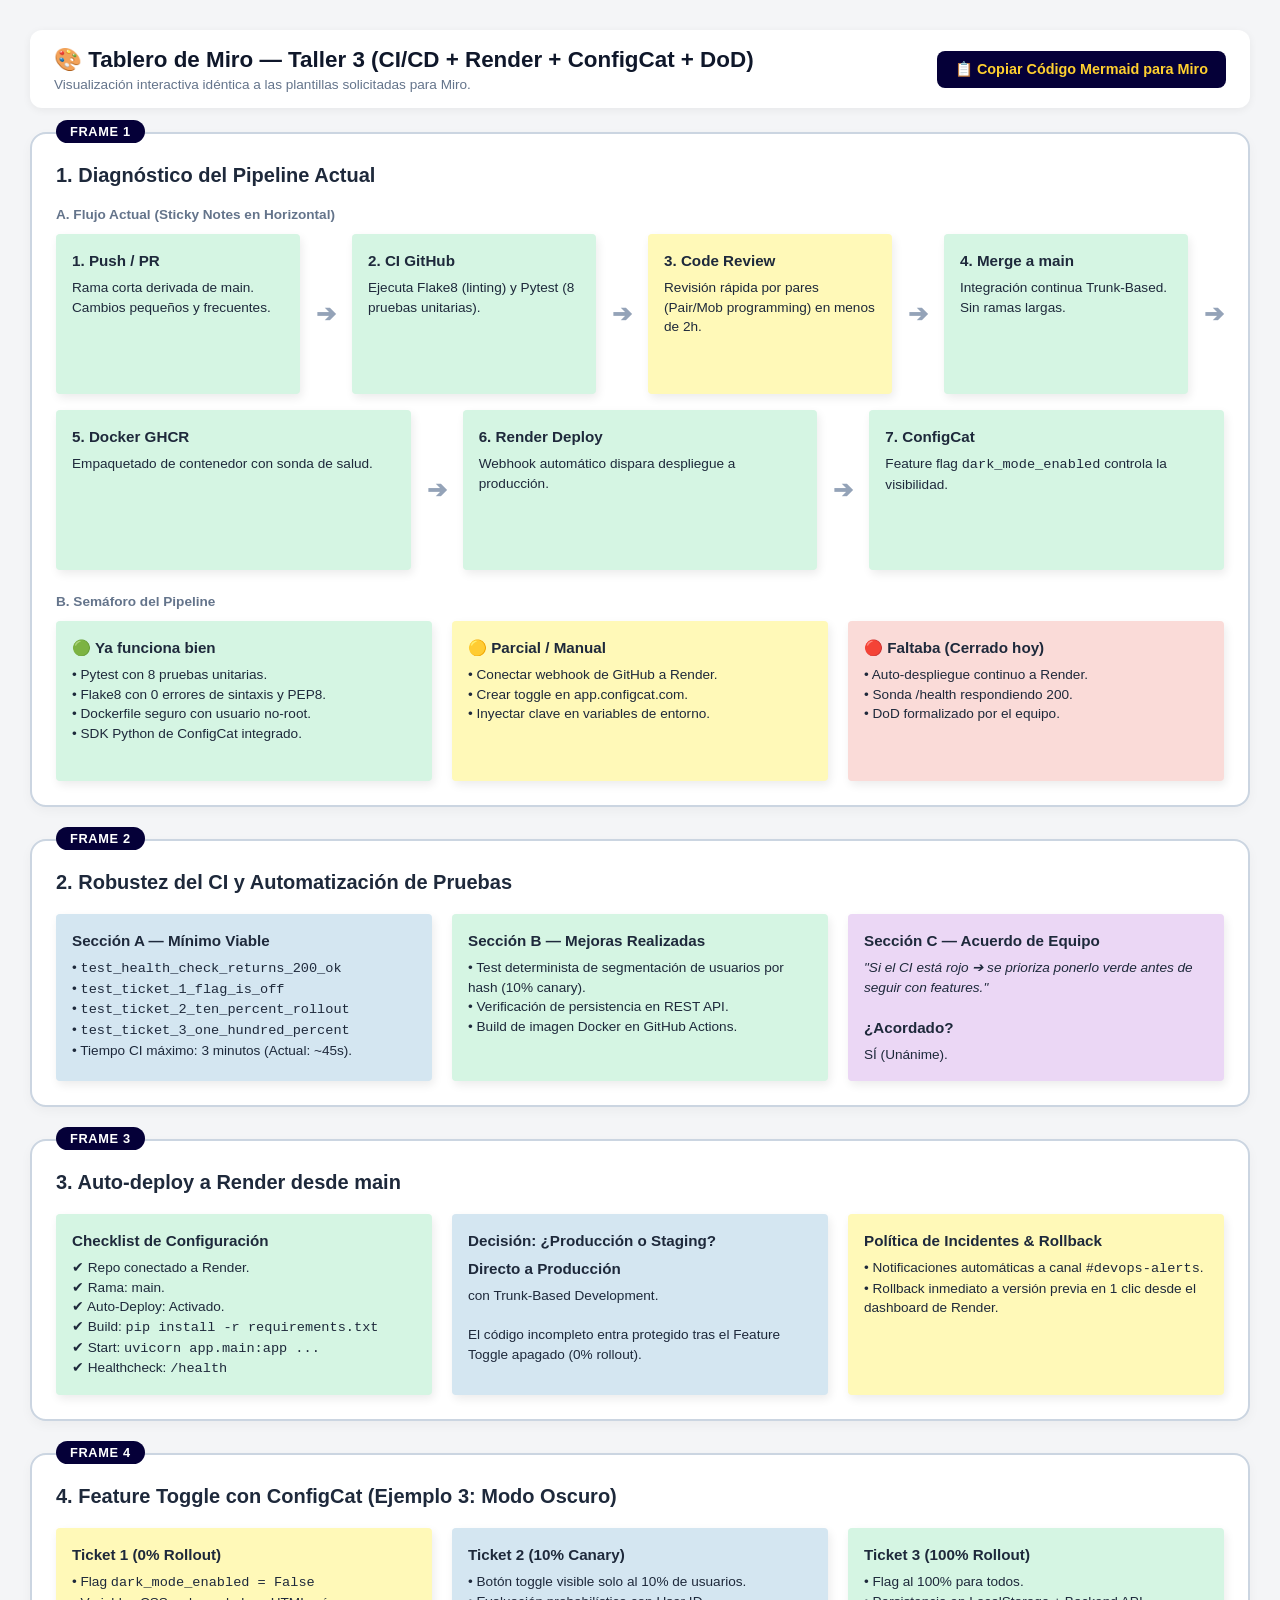
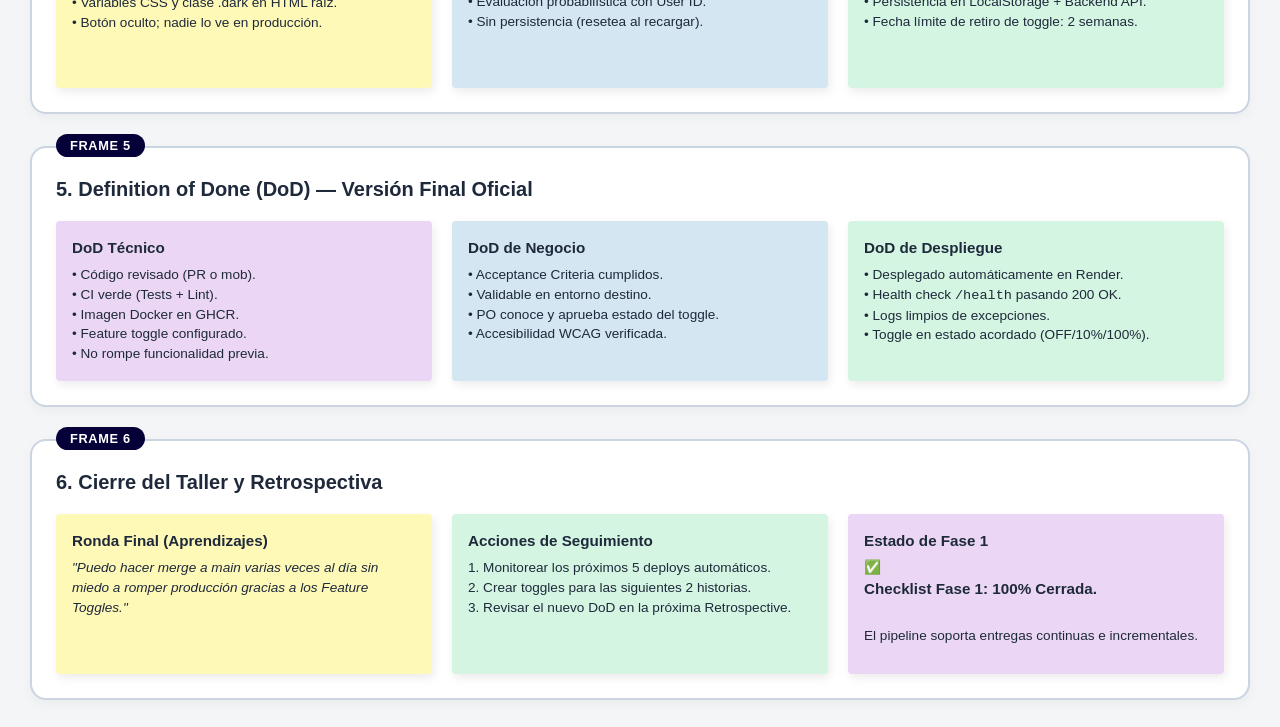
<file: tablero_miro_interactivo.html>
<!DOCTYPE html>
<html lang="es">
<head>
  <meta charset="UTF-8">
  <meta name="viewport" content="width=device-width, initial-scale=1.0">
  <title>Tablero Interactivo Miro — Taller 3: CI/CD, Render, ConfigCat y DoD</title>
  <style>
    :root {
      --miro-yellow: #fff9b8;
      --miro-green: #d5f5e3;
      --miro-red: #fadbd8;
      --miro-blue: #d4e6f1;
      --miro-purple: #ebd7f5;
      --miro-dark-blue: #1a365d;
      --bg-board: #f4f5f7;
      --border-frame: #cbd5e1;
      --text-main: #1e293b;
    }

    * { box-sizing: border-box; margin: 0; padding: 0; }

    body {
      font-family: -apple-system, BlinkMacSystemFont, "Segoe UI", Roboto, Helvetica, Arial, sans-serif;
      background-color: var(--bg-board);
      color: var(--text-main);
      padding: 30px;
    }

    .top-bar {
      display: flex;
      justify-content: space-between;
      align-items: center;
      background: white;
      padding: 16px 24px;
      border-radius: 12px;
      box-shadow: 0 2px 8px rgba(0,0,0,0.06);
      margin-bottom: 24px;
    }

    .top-bar h1 {
      font-size: 1.4rem;
      font-weight: 700;
      color: #0f172a;
    }

    .btn-action {
      background: #050038;
      color: #ffd02f;
      border: none;
      padding: 10px 18px;
      border-radius: 8px;
      font-weight: 600;
      font-size: 0.9rem;
      cursor: pointer;
      display: inline-flex;
      align-items: center;
      gap: 8px;
      transition: transform 0.2s;
    }

    .btn-action:hover {
      transform: scale(1.03);
    }

    .board-container {
      display: flex;
      flex-direction: column;
      gap: 32px;
    }

    .miro-frame {
      background: white;
      border: 2px solid var(--border-frame);
      border-radius: 16px;
      padding: 24px;
      box-shadow: 0 4px 12px rgba(0,0,0,0.04);
      position: relative;
    }

    .frame-tag {
      position: absolute;
      top: -14px;
      left: 24px;
      background: #050038;
      color: white;
      font-weight: 700;
      font-size: 0.8rem;
      padding: 4px 14px;
      border-radius: 20px;
      letter-spacing: 0.05em;
      text-transform: uppercase;
    }

    .frame-title {
      font-size: 1.25rem;
      font-weight: 700;
      margin-bottom: 20px;
      margin-top: 6px;
      color: #1e293b;
    }

    /* Sticky notes layout */
    .sticky-row {
      display: flex;
      flex-wrap: wrap;
      gap: 16px;
      align-items: stretch;
    }

    .sticky-note {
      flex: 1;
      min-width: 200px;
      min-height: 160px;
      padding: 16px;
      border-radius: 4px;
      box-shadow: 2px 4px 10px rgba(0,0,0,0.08);
      font-size: 0.85rem;
      line-height: 1.45;
      position: relative;
      transition: transform 0.2s, box-shadow 0.2s;
    }

    .sticky-note:hover {
      transform: translateY(-4px) rotate(-0.5deg);
      box-shadow: 4px 8px 16px rgba(0,0,0,0.12);
    }

    .sticky-note strong {
      display: block;
      margin-bottom: 6px;
      font-size: 0.95rem;
    }

    .note-green { background-color: var(--miro-green); }
    .note-yellow { background-color: var(--miro-yellow); }
    .note-red { background-color: var(--miro-red); }
    .note-blue { background-color: var(--miro-blue); }
    .note-purple { background-color: var(--miro-purple); }

    .arrow-divider {
      display: flex;
      align-items: center;
      justify-content: center;
      font-size: 1.5rem;
      color: #94a3b8;
      font-weight: bold;
    }

    /* 3 column grid */
    .grid-three {
      display: grid;
      grid-template-columns: repeat(3, 1fr);
      gap: 20px;
    }

    @media (max-width: 900px) {
      .grid-three {
        grid-template-columns: 1fr;
      }
    }

    .column-box {
      border: 1px dashed #cbd5e1;
      border-radius: 8px;
      padding: 16px;
      background: #f8fafc;
    }

    .column-header {
      font-weight: 700;
      font-size: 0.95rem;
      margin-bottom: 12px;
      display: flex;
      align-items: center;
      gap: 8px;
    }

    .toast {
      position: fixed;
      bottom: 24px;
      right: 24px;
      background: #050038;
      color: white;
      padding: 12px 20px;
      border-radius: 8px;
      display: none;
      z-index: 1000;
      font-weight: 600;
    }
  </style>
</head>
<body>

  <div class="top-bar">
    <div>
      <h1>🎨 Tablero de Miro — Taller 3 (CI/CD + Render + ConfigCat + DoD)</h1>
      <p style="color: #64748b; font-size: 0.85rem; margin-top: 4px;">
        Visualización interactiva idéntica a las plantillas solicitadas para Miro.
      </p>
    </div>
    <div style="display: flex; gap: 10px;">
      <button class="btn-action" onclick="copiarMermaid()">
        📋 Copiar Código Mermaid para Miro
      </button>
    </div>
  </div>

  <div class="board-container">

    <!-- FRAME 1: Diagnóstico del Pipeline -->
    <section class="miro-frame">
      <span class="frame-tag">Frame 1</span>
      <h2 class="frame-title">1. Diagnóstico del Pipeline Actual</h2>
      
      <p style="font-size: 0.85rem; color: #64748b; margin-bottom: 12px; font-weight: 600;">
        A. Flujo Actual (Sticky Notes en Horizontal)
      </p>
      <div class="sticky-row" style="margin-bottom: 24px;">
        <div class="sticky-note note-green">
          <strong>1. Push / PR</strong>
          Rama corta derivada de main. Cambios pequeños y frecuentes.
        </div>
        <div class="arrow-divider">➔</div>
        <div class="sticky-note note-green">
          <strong>2. CI GitHub</strong>
          Ejecuta Flake8 (linting) y Pytest (8 pruebas unitarias).
        </div>
        <div class="arrow-divider">➔</div>
        <div class="sticky-note note-yellow">
          <strong>3. Code Review</strong>
          Revisión rápida por pares (Pair/Mob programming) en menos de 2h.
        </div>
        <div class="arrow-divider">➔</div>
        <div class="sticky-note note-green">
          <strong>4. Merge a main</strong>
          Integración continua Trunk-Based. Sin ramas largas.
        </div>
        <div class="arrow-divider">➔</div>
        <div class="sticky-note note-green">
          <strong>5. Docker GHCR</strong>
          Empaquetado de contenedor con sonda de salud.
        </div>
        <div class="arrow-divider">➔</div>
        <div class="sticky-note note-green">
          <strong>6. Render Deploy</strong>
          Webhook automático dispara despliegue a producción.
        </div>
        <div class="arrow-divider">➔</div>
        <div class="sticky-note note-green">
          <strong>7. ConfigCat</strong>
          Feature flag <code>dark_mode_enabled</code> controla la visibilidad.
        </div>
      </div>

      <p style="font-size: 0.85rem; color: #64748b; margin-bottom: 12px; font-weight: 600;">
        B. Semáforo del Pipeline
      </p>
      <div class="grid-three">
        <div class="sticky-note note-green">
          <strong>🟢 Ya funciona bien</strong>
          • Pytest con 8 pruebas unitarias.<br>
          • Flake8 con 0 errores de sintaxis y PEP8.<br>
          • Dockerfile seguro con usuario no-root.<br>
          • SDK Python de ConfigCat integrado.
        </div>
        <div class="sticky-note note-yellow">
          <strong>🟡 Parcial / Manual</strong>
          • Conectar webhook de GitHub a Render.<br>
          • Crear toggle en app.configcat.com.<br>
          • Inyectar clave en variables de entorno.
        </div>
        <div class="sticky-note note-red">
          <strong>🔴 Faltaba (Cerrado hoy)</strong>
          • Auto-despliegue continuo a Render.<br>
          • Sonda /health respondiendo 200.<br>
          • DoD formalizado por el equipo.
        </div>
      </div>
    </section>

    <!-- FRAME 2: Robustez del CI -->
    <section class="miro-frame">
      <span class="frame-tag">Frame 2</span>
      <h2 class="frame-title">2. Robustez del CI y Automatización de Pruebas</h2>
      <div class="grid-three">
        <div class="sticky-note note-blue">
          <strong>Sección A — Mínimo Viable</strong>
          • <code>test_health_check_returns_200_ok</code><br>
          • <code>test_ticket_1_flag_is_off</code><br>
          • <code>test_ticket_2_ten_percent_rollout</code><br>
          • <code>test_ticket_3_one_hundred_percent</code><br>
          • Tiempo CI máximo: 3 minutos (Actual: ~45s).
        </div>
        <div class="sticky-note note-green">
          <strong>Sección B — Mejoras Realizadas</strong>
          • Test determinista de segmentación de usuarios por hash (10% canary).<br>
          • Verificación de persistencia en REST API.<br>
          • Build de imagen Docker en GitHub Actions.
        </div>
        <div class="sticky-note note-purple">
          <strong>Sección C — Acuerdo de Equipo</strong>
          <em>"Si el CI está rojo ➔ se prioriza ponerlo verde antes de seguir con features."</em><br><br>
          <strong>¿Acordado?</strong> SÍ (Unánime).
        </div>
      </div>
    </section>

    <!-- FRAME 3: Auto-deploy a Render -->
    <section class="miro-frame">
      <span class="frame-tag">Frame 3</span>
      <h2 class="frame-title">3. Auto-deploy a Render desde main</h2>
      <div class="grid-three">
        <div class="sticky-note note-green">
          <strong>Checklist de Configuración</strong>
          ✔ Repo conectado a Render.<br>
          ✔ Rama: main.<br>
          ✔ Auto-Deploy: Activado.<br>
          ✔ Build: <code>pip install -r requirements.txt</code><br>
          ✔ Start: <code>uvicorn app.main:app ...</code><br>
          ✔ Healthcheck: <code>/health</code>
        </div>
        <div class="sticky-note note-blue">
          <strong>Decisión: ¿Producción o Staging?</strong>
          <strong>Directo a Producción</strong> con Trunk-Based Development.<br><br>
          El código incompleto entra protegido tras el Feature Toggle apagado (0% rollout).
        </div>
        <div class="sticky-note note-yellow">
          <strong>Política de Incidentes &amp; Rollback</strong>
          • Notificaciones automáticas a canal <code>#devops-alerts</code>.<br>
          • Rollback inmediato a versión previa en 1 clic desde el dashboard de Render.
        </div>
      </div>
    </section>

    <!-- FRAME 4: Feature Toggle ConfigCat (Modo Oscuro) -->
    <section class="miro-frame">
      <span class="frame-tag">Frame 4</span>
      <h2 class="frame-title">4. Feature Toggle con ConfigCat (Ejemplo 3: Modo Oscuro)</h2>
      <div class="grid-three">
        <div class="sticky-note note-yellow">
          <strong>Ticket 1 (0% Rollout)</strong>
          • Flag <code>dark_mode_enabled = False</code><br>
          • Variables CSS y clase .dark en HTML raíz.<br>
          • Botón oculto; nadie lo ve en producción.
        </div>
        <div class="sticky-note note-blue">
          <strong>Ticket 2 (10% Canary)</strong>
          • Botón toggle visible solo al 10% de usuarios.<br>
          • Evaluación probabilística con User ID.<br>
          • Sin persistencia (resetea al recargar).
        </div>
        <div class="sticky-note note-green">
          <strong>Ticket 3 (100% Rollout)</strong>
          • Flag al 100% para todos.<br>
          • Persistencia en LocalStorage + Backend API.<br>
          • Fecha límite de retiro de toggle: 2 semanas.
        </div>
      </div>
    </section>

    <!-- FRAME 5: Definition of Done Final -->
    <section class="miro-frame">
      <span class="frame-tag">Frame 5</span>
      <h2 class="frame-title">5. Definition of Done (DoD) — Versión Final Oficial</h2>
      <div class="grid-three">
        <div class="sticky-note note-purple">
          <strong>DoD Técnico</strong>
          • Código revisado (PR o mob).<br>
          • CI verde (Tests + Lint).<br>
          • Imagen Docker en GHCR.<br>
          • Feature toggle configurado.<br>
          • No rompe funcionalidad previa.
        </div>
        <div class="sticky-note note-blue">
          <strong>DoD de Negocio</strong>
          • Acceptance Criteria cumplidos.<br>
          • Validable en entorno destino.<br>
          • PO conoce y aprueba estado del toggle.<br>
          • Accesibilidad WCAG verificada.
        </div>
        <div class="sticky-note note-green">
          <strong>DoD de Despliegue</strong>
          • Desplegado automáticamente en Render.<br>
          • Health check <code>/health</code> pasando 200 OK.<br>
          • Logs limpios de excepciones.<br>
          • Toggle en estado acordado (OFF/10%/100%).
        </div>
      </div>
    </section>

    <!-- FRAME 6: Cierre del Taller -->
    <section class="miro-frame">
      <span class="frame-tag">Frame 6</span>
      <h2 class="frame-title">6. Cierre del Taller y Retrospectiva</h2>
      <div class="grid-three">
        <div class="sticky-note note-yellow">
          <strong>Ronda Final (Aprendizajes)</strong>
          <em>"Puedo hacer merge a main varias veces al día sin miedo a romper producción gracias a los Feature Toggles."</em>
        </div>
        <div class="sticky-note note-green">
          <strong>Acciones de Seguimiento</strong>
          1. Monitorear los próximos 5 deploys automáticos.<br>
          2. Crear toggles para las siguientes 2 historias.<br>
          3. Revisar el nuevo DoD en la próxima Retrospective.
        </div>
        <div class="sticky-note note-purple">
          <strong>Estado de Fase 1</strong>
          ✅ <strong>Checklist Fase 1: 100% Cerrada.</strong><br>
          El pipeline soporta entregas continuas e incrementales.
        </div>
      </div>
    </section>

  </div>

  <div id="toast" class="toast">¡Código Mermaid copiado al portapapeles! Pégalo en Miro.</div>

  <script>
    const mermaidCode = `graph TD
    subgraph F1["Frame 1: Diagnostico del Pipeline"]
        P1["Push / PR"] --> CI["CI GitHub Actions"]
        CI --> CR["Code Review"]
        CR --> M["Merge a main"]
        M --> D["Docker GHCR"]
        D --> R["Auto-deploy a Render"]
        R --> FT["ConfigCat Feature Toggle"]
    end

    subgraph F2["Frame 2: Robustez del CI"]
        T1["Flake8 (Lint)"]
        T2["Pytest (8 Unit Tests)"]
        T3["Docker Build Verification"]
    end

    subgraph F4["Frame 4: Feature Toggle Modo Oscuro"]
        TK1["Ticket 1: CSS en HTML (Flag OFF 0%)"]
        TK2["Ticket 2: Boton Toggle Canary (10%)"]
        TK3["Ticket 3: Persistencia + Rollout 100%"]
        TK1 --> TK2 --> TK3
    end

    subgraph F5["Frame 5: Definition of Done"]
        DOD_T["DoD Tecnico: CI Verde + Docker + Toggles"]
        DOD_B["DoD Negocio: AC Cumplidos + PO Aprueba"]
        DOD_D["DoD Despliegue: Render Auto + Healthcheck 200"]
    end`;

    function copiarMermaid() {
      navigator.clipboard.writeText(mermaidCode).then(() => {
        const t = document.getElementById('toast');
        t.style.display = 'block';
        setTimeout(() => { t.style.display = 'none'; }, 3500);
      });
    }
  </script>
</body>
</html>
</file>
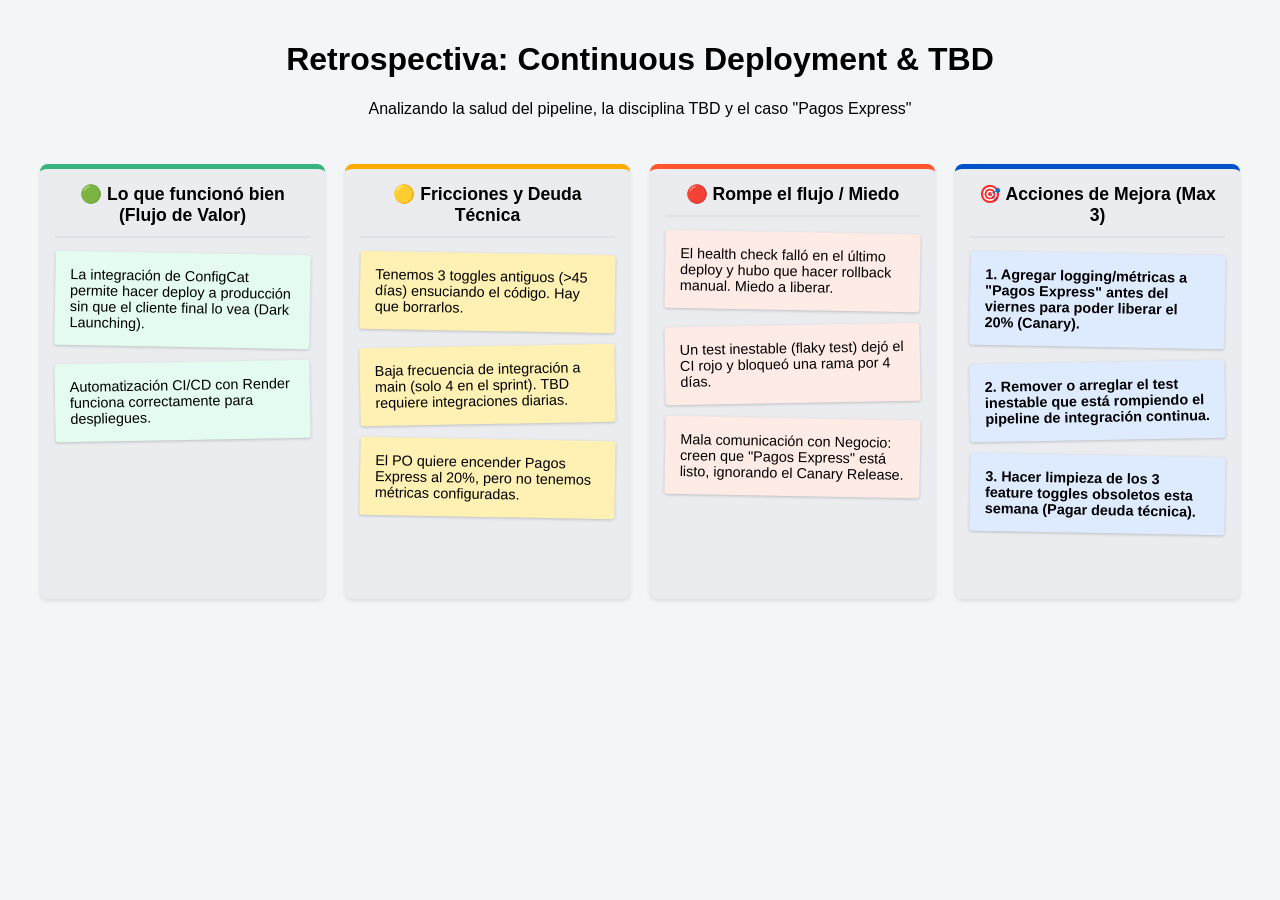
<file: tablero_miro_taller6.html>
<!DOCTYPE html>
<html lang="es">
<head>
    <meta charset="UTF-8">
    <meta name="viewport" content="width=device-width, initial-scale=1.0">
    <title>Retrospectiva Taller 6 - Continuous Deployment</title>
    <style>
        body {
            font-family: 'Arial', sans-serif;
            background-color: #f4f5f7;
            padding: 20px;
            margin: 0;
            display: flex;
            flex-direction: column;
            align-items: center;
        }
        .header {
            text-align: center;
            margin-bottom: 30px;
        }
        .board {
            display: flex;
            gap: 20px;
            width: 100%;
            max-width: 1200px;
            justify-content: space-between;
        }
        .column {
            background: #ebecf0;
            border-radius: 8px;
            padding: 15px;
            flex: 1;
            min-height: 400px;
            box-shadow: 0 2px 4px rgba(0,0,0,0.1);
        }
        .column-title {
            font-weight: bold;
            font-size: 1.1em;
            margin-bottom: 15px;
            padding-bottom: 10px;
            border-bottom: 2px solid #dfe1e6;
            text-align: center;
        }
        .col-green { border-top: 5px solid #36b37e; }
        .col-yellow { border-top: 5px solid #ffab00; }
        .col-red { border-top: 5px solid #ff5630; }
        .col-blue { border-top: 5px solid #0052cc; }
        
        .sticky-note {
            background: #fff;
            padding: 15px;
            margin-bottom: 15px;
            border-radius: 3px;
            box-shadow: 0 1px 3px rgba(0,0,0,0.2);
            font-size: 0.9em;
            position: relative;
            transform: rotate(-1deg);
        }
        .sticky-note:nth-child(even) {
            transform: rotate(1deg);
        }
        
        .sticky-green { background-color: #e3fcef; }
        .sticky-yellow { background-color: #fff0b3; }
        .sticky-red { background-color: #ffebe6; }
        .sticky-blue { background-color: #deebff; font-weight: bold;}

    </style>
</head>
<body>

    <div class="header">
        <h1>Retrospectiva: Continuous Deployment & TBD</h1>
        <p>Analizando la salud del pipeline, la disciplina TBD y el caso "Pagos Express"</p>
    </div>

    <div class="board">
        <div class="column col-green">
            <div class="column-title">🟢 Lo que funcionó bien (Flujo de Valor)</div>
            <div class="sticky-note sticky-green">La integración de ConfigCat permite hacer deploy a producción sin que el cliente final lo vea (Dark Launching).</div>
            <div class="sticky-note sticky-green">Automatización CI/CD con Render funciona correctamente para despliegues.</div>
        </div>

        <div class="column col-yellow">
            <div class="column-title">🟡 Fricciones y Deuda Técnica</div>
            <div class="sticky-note sticky-yellow">Tenemos 3 toggles antiguos (>45 días) ensuciando el código. Hay que borrarlos.</div>
            <div class="sticky-note sticky-yellow">Baja frecuencia de integración a main (solo 4 en el sprint). TBD requiere integraciones diarias.</div>
            <div class="sticky-note sticky-yellow">El PO quiere encender Pagos Express al 20%, pero no tenemos métricas configuradas.</div>
        </div>

        <div class="column col-red">
            <div class="column-title">🔴 Rompe el flujo / Miedo</div>
            <div class="sticky-note sticky-red">El health check falló en el último deploy y hubo que hacer rollback manual. Miedo a liberar.</div>
            <div class="sticky-note sticky-red">Un test inestable (flaky test) dejó el CI rojo y bloqueó una rama por 4 días.</div>
            <div class="sticky-note sticky-red">Mala comunicación con Negocio: creen que "Pagos Express" está listo, ignorando el Canary Release.</div>
        </div>

        <div class="column col-blue">
            <div class="column-title">🎯 Acciones de Mejora (Max 3)</div>
            <div class="sticky-note sticky-blue">1. Agregar logging/métricas a "Pagos Express" antes del viernes para poder liberar el 20% (Canary).</div>
            <div class="sticky-note sticky-blue">2. Remover o arreglar el test inestable que está rompiendo el pipeline de integración continua.</div>
            <div class="sticky-note sticky-blue">3. Hacer limpieza de los 3 feature toggles obsoletos esta semana (Pagar deuda técnica).</div>
        </div>
    </div>

</body>
</html>
</file>
